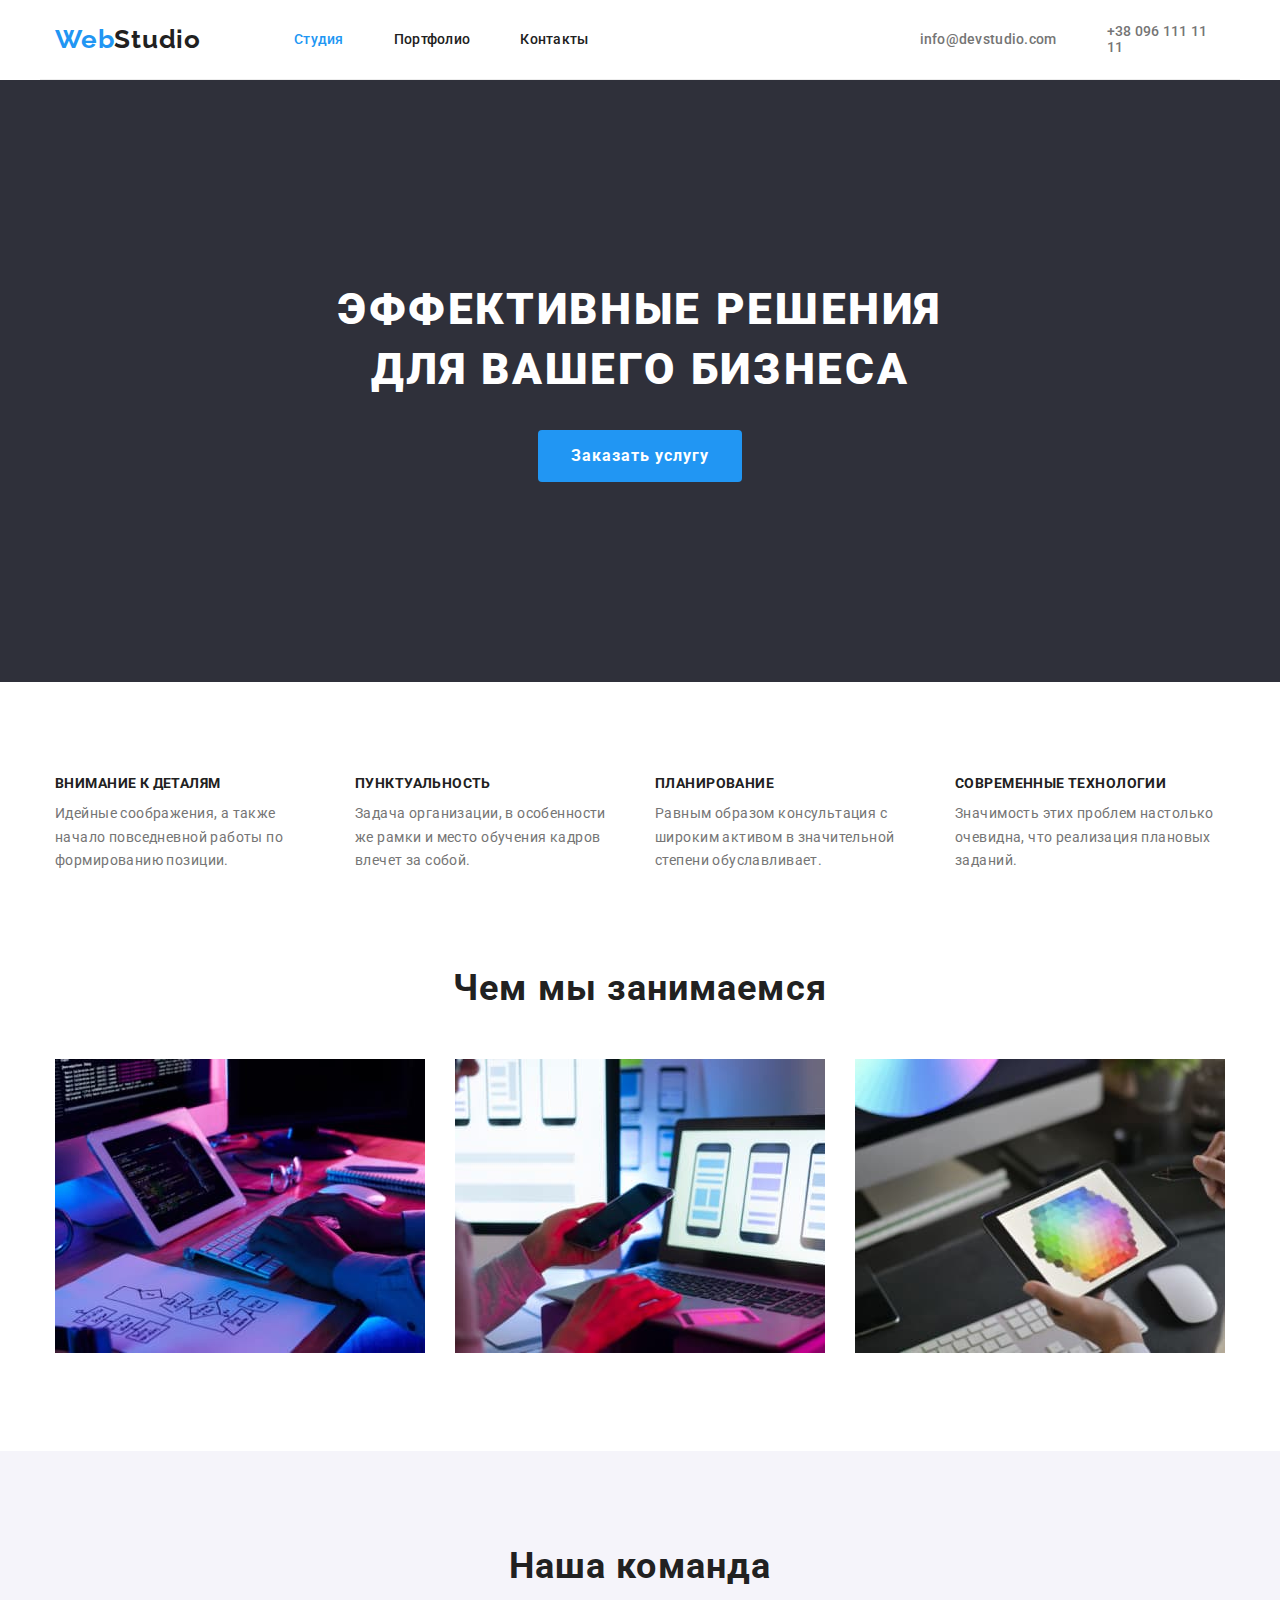
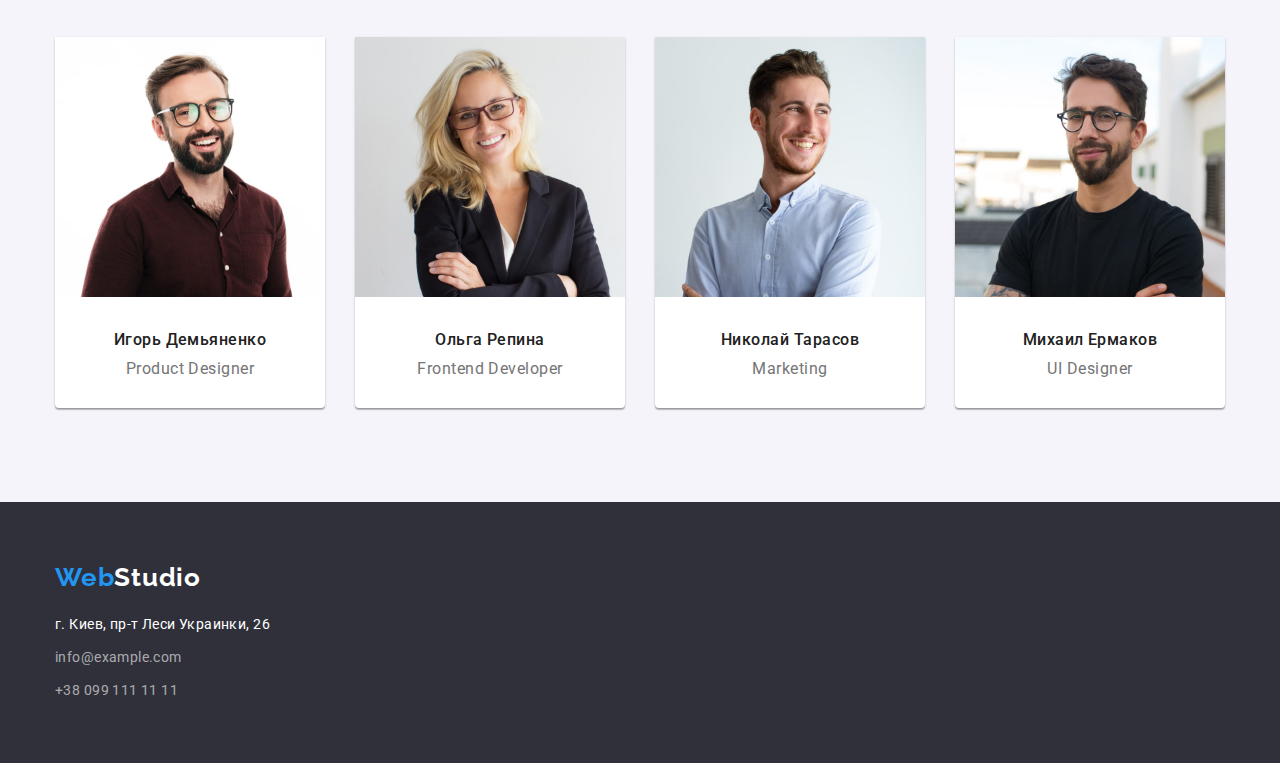
<file: index.html>
<!DOCTYPE html>
<html lang="ru">
  <head>
    <meta charset="UTF-8" />
    <meta http-equiv="X-UA-Compatible" content="IE=edge" />
    <meta name="viewport" content="width=device-width, initial-scale=1.0" />
    <title lang="en">html homework-02</title>
    <link rel="preconnect" href="https://fonts.googleapis.com" />
    <link rel="preconnect" href="https://fonts.gstatic.com" crossorigin />
    <link
      href="https://fonts.googleapis.com/css2?family=Raleway:wght@700&family=Roboto:wght@400;500;700;900&display=swap"
      rel="stylesheet"
    />

    <link
      rel="stylesheet"
      href="https://cdnjs.cloudflare.com/ajax/libs/modern-normalize/1.1.0/modern-normalize.min.css"
    />

    <link rel="stylesheet" href="./css/styles.css" />
  </head>
  <body>
    <!--Header-->
    <header>
      <div class="flex container">
        <nav class="flex">
          <a class="logo" href="./index.html"> <span class="word-web">Web</span>Studio</a>
          <ul class="flex list">
            <li class="item">
              <a class="nav-link" href=""><span class="word-web">Студия</span></a>
            </li>
            <li class="item">
              <a class="nav-link" href="./portfolio.html">Портфолио</a>
            </li>
            <li class="item">
              <a class="nav-link" href="">Контакты</a>
            </li>
          </ul>
        </nav>
        <ul class="contacts list">
          <li class="item-contacts">
            <a class="mail-phone" href="mailto:info@devstudio.com">info@devstudio.com</a>
          </li>
          <li class="item-contacts">
            <a class="mail-phone" href="tel:+380961111111">+38 096 111 11 11</a>
          </li>
        </ul>
      </div>
    </header>
    <!--Main-->
    <main>
      <!--Блок Герой-->
      <section class="hero">
        <div class="container">
          <h1 class="hero-title">
            Эффективные решения <br />
            для вашего бизнеса
          </h1>
          <button type="button" class="hero-button">Заказать услугу</button>
        </div>
      </section>
      <!--Блок "Наши достоинства" -->
      <section class="section">
        <div class="container">
          <!--Условный заголовок секции-->
          <h2 hidden class="section-title">Наши достоинства</h2>
          <ul class="our-advant-set list">
            <li class="item-adv">
              <h3 class="section-subtitle">Внимание к деталям</h3>
              <p class="section-paragraph">
                Идейные соображения, а также начало повседневной работы по формированию позиции.
              </p>
            </li>
            <li class="item-adv">
              <h3 class="section-subtitle">Пунктуальность</h3>
              <p class="section-paragraph">
                Задача организации, в особенности же рамки и место обучения кадров влечет за собой.
              </p>
            </li>
            <li class="item-adv">
              <h3 class="section-subtitle">Планирование</h3>
              <p class="section-paragraph">
                Равным образом консультация с широким активом в значительной степени обуславливает.
              </p>
            </li>
            <li class="item-adv">
              <h3 class="section-subtitle">Современные технологии</h3>
              <p class="section-paragraph">
                Значимость этих проблем настолько очевидна, что реализация плановых заданий.
              </p>
            </li>
          </ul>
        </div>
      </section>
      <!--Блок "Чем мы занимаемся"-->
      <section class="section no-padding-top">
        <div class="container">
          <h2 class="section-title">Чем мы занимаемся</h2>
          <ul class="flex list">
            <li class="our-business">
              <img src="./images/img-box1.jpg" alt="Фото деятельности-1" width="370" />
            </li>
            <li class="our-business">
              <img src="./images/img-box2.jpg" alt="Фото деятельности-2" width="370" />
            </li>
            <li class="our-business">
              <img src="./images/img-box3.jpg" alt="Фото деятельности-3" width="370" />
            </li>
          </ul>
        </div>
      </section>
      <!--Блок "Наша команда"-->
      <section class="section grey">
        <div class="container">
          <h2 class="section-title">Наша команда</h2>
          <ul class="flex list">
            <li class="team-item">
              <img src="./images/img-demjanenko.jpg" alt="Игорь Демьяненко" width="270" />
              <div class="title-paragr">
                <h3 class="team-title">Игорь Демьяненко</h3>
                <p class="team-paragraph" lang="en">Product Designer</p>
              </div>
            </li>
            <li class="team-item">
              <img src="./images/img-repina.jpg" alt="Ольга Репина" width="270" />
              <div class="title-paragr">
                <h3 class="team-title">Ольга Репина</h3>
                <p class="team-paragraph" lang="en">Frontend Developer</p>
              </div>
            </li>
            <li class="team-item">
              <img src="./images/img-tarasov.jpg" alt="Николай Тарасов" width="270" />
              <div class="title-paragr">
                <h3 class="team-title">Николай Тарасов</h3>
                <p class="team-paragraph" lang="en">Marketing</p>
              </div>
            </li>
            <li class="team-item">
              <img src="./images/img-ermakov.jpg" alt="Михаил Ермаков" width="270" />
              <div class="title-paragr">
                <h3 class="team-title">Михаил Ермаков</h3>
                <p class="team-paragraph" lang="en">UI Designer</p>
              </div>
            </li>
          </ul>
        </div>
      </section>
    </main>
    <!--Footer-->
    <footer class="footer">
      <div class="container">
        <a class="logo logo-footer" href="./index.html"><span class="word-web">Web</span>Studio</a>
        <address>
          <ul class="contacts-footer list">
            <li class="item-footer">
              <p class="address-footer">г. Киев, пр-т Леси Украинки, 26</p>
            </li>
            <li class="item-footer">
              <a class="link-footer" href="mailto:info@example.com">info@example.com</a>
            </li>
            <li class="item-footer">
              <a class="link-footer" href="tel:+380991111111">+38 099 111 11 11</a>
            </li>
          </ul>
        </address>
      </div>
    </footer>
  </body>
</html>
</file>
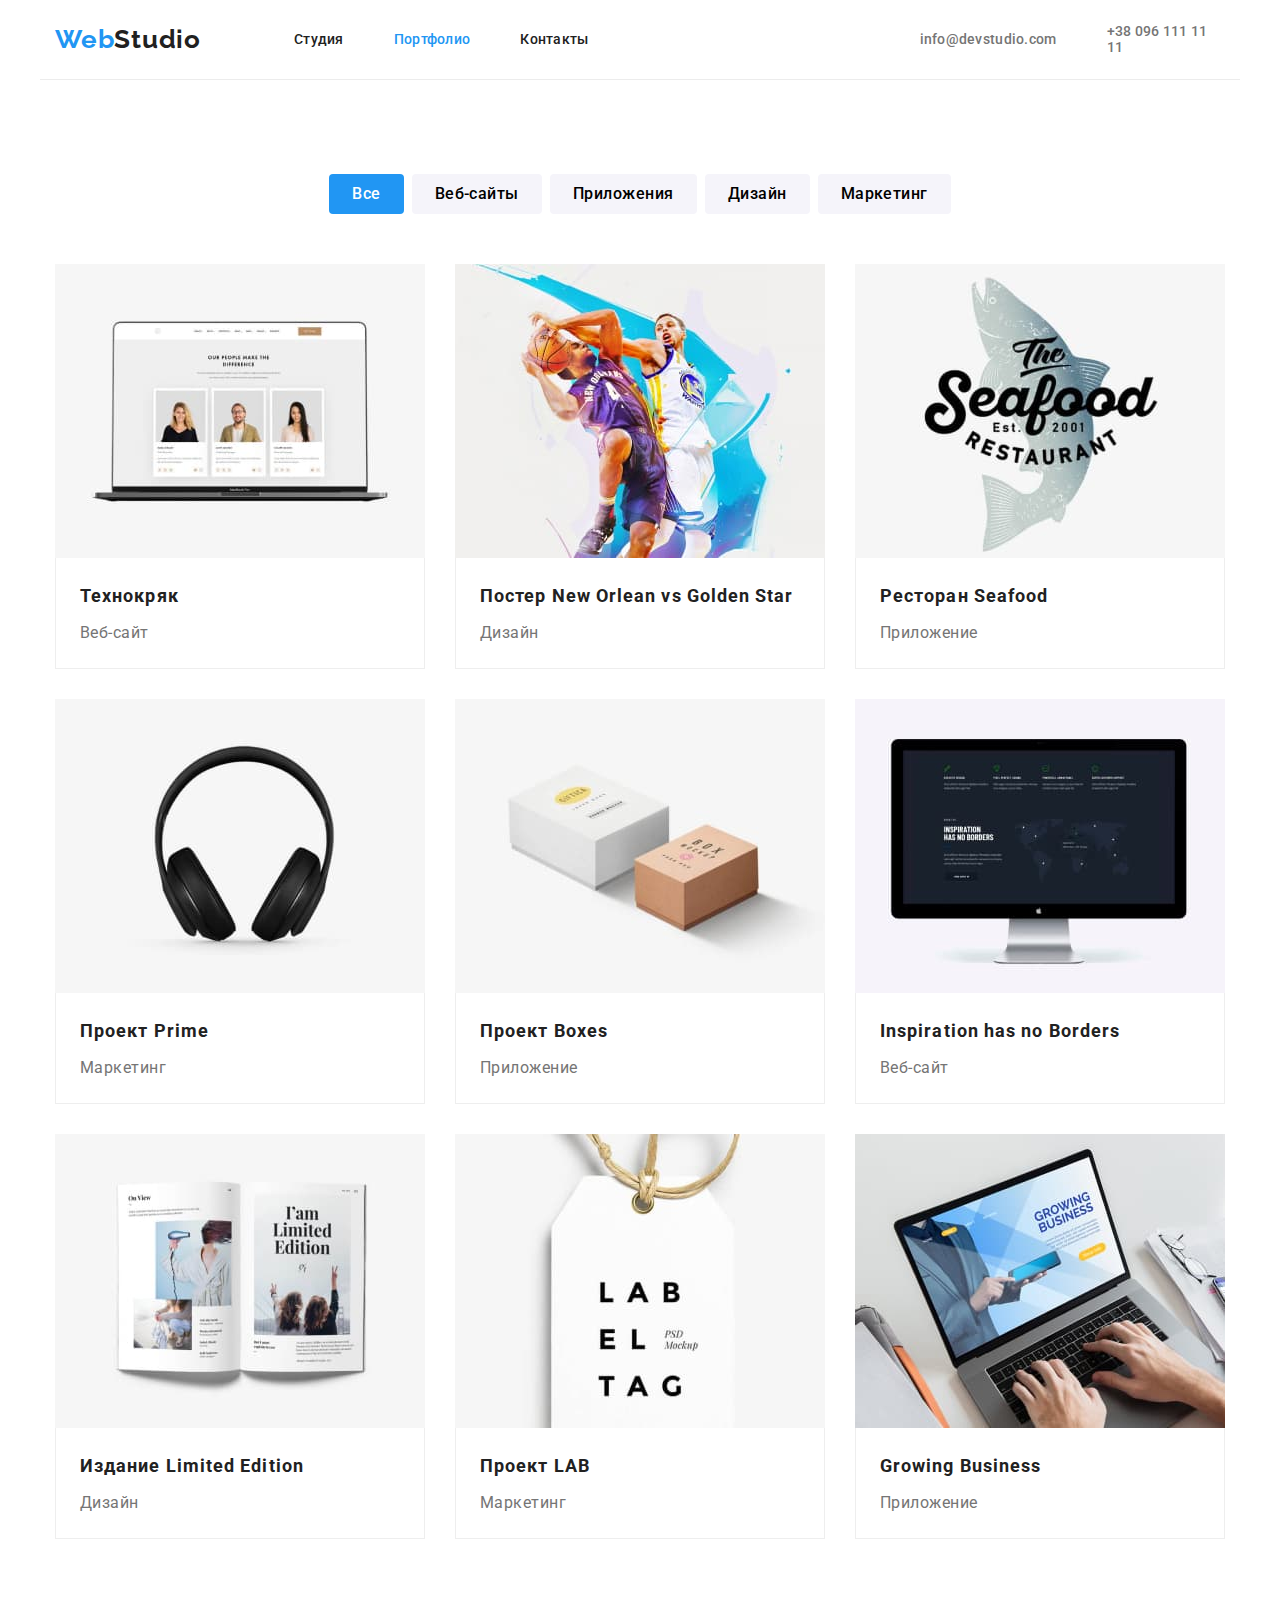
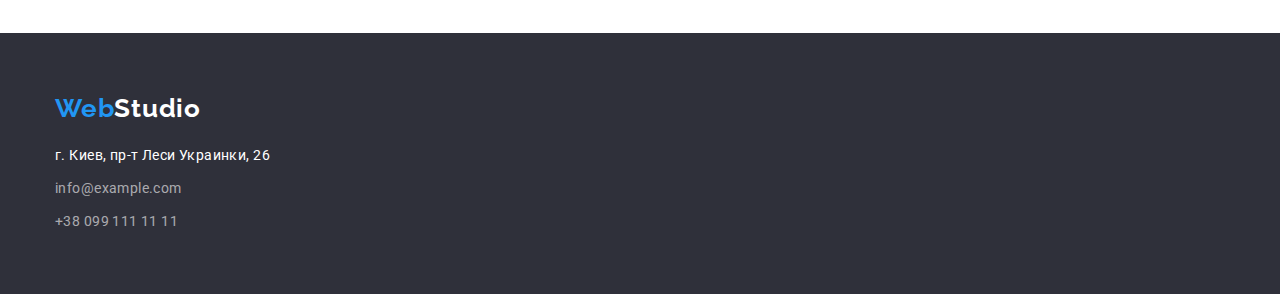
<file: portfolio.html>
<!DOCTYPE html>
<html lang="ru">
  <head>
    <meta charset="UTF-8" />
    <meta http-equiv="X-UA-Compatible" content="IE=edge" />
    <meta name="viewport" content="width=device-width, initial-scale=1.0" />
    <title lang="en">html homework-02</title>
    <link rel="preconnect" href="https://fonts.googleapis.com" />
    <link rel="preconnect" href="https://fonts.gstatic.com" crossorigin />
    <link
      href="https://fonts.googleapis.com/css2?family=Raleway:wght@700&family=Roboto:wght@400;500;700;900&display=swap"
      rel="stylesheet"
    />
    <link
      rel="stylesheet"
      href="https://cdnjs.cloudflare.com/ajax/libs/modern-normalize/1.1.0/modern-normalize.min.css"
    />
    <link rel="stylesheet" href="./css/styles.css" />
  </head>
  <body>
    <!--Header-->
    <header>
      <div class="flex container">
        <nav class="flex">
          <a class="logo" href="./index.html"> <span class="word-web">Web</span>Studio</a>
          <ul class="flex list">
            <li class="item">
              <a class="nav-link" href="./index.html">Студия</a>
            </li>
            <li class="item">
              <a class="nav-link" href="./portfolio.html"
                ><span class="word-web">Портфолио</span></a
              >
            </li>
            <li class="item">
              <a class="nav-link" href="">Контакты</a>
            </li>
          </ul>
        </nav>
        <ul class="contacts list">
          <li class="item-contacts">
            <a class="mail-phone" href="mailto:info@devstudio.com">info@devstudio.com</a>
          </li>
          <li class="item-contacts">
            <a class="mail-phone" href="tel:+380961111111">+38 096 111 11 11</a>
          </li>
        </ul>
      </div>
    </header>

    <!--Main-->
    <main>
      <section class="section">
        <div class="container">
          <!-- Условный заголовок секции -->
          <h1 hidden>Наше портфолио</h1>
          <!-- Список кнопок -->
          <ul class="filter-flex list">
            <li class="portfolio-menu">
              <button type="button" class="filter-buttons current-button">Все</button>
            </li>
            <li class="portfolio-menu">
              <button type="button" class="filter-buttons">Веб-сайты</button>
            </li>
            <li class="portfolio-menu">
              <button type="button" class="filter-buttons">Приложения</button>
            </li>
            <li class="portfolio-menu">
              <button type="button" class="filter-buttons">Дизайн</button>
            </li>
            <li class="portfolio-menu">
              <button type="button" class="filter-buttons">Маркетинг</button>
            </li>
          </ul>
          <!-- Список работ в портфолио-->
          <ul class="portfolio list">
            <li class="portfolio-item">
              <a class="portfolio-link" href="">
                <img
                  class="no-bottom-space"
                  src="./images/img-portfolio-technokrjack.jpg"
                  alt="Технокряк"
                  width="370"
                  height="294"
                />
                <div class="portfolio-name">
                  <h2 class="portfolio-title">Технокряк</h2>
                  <p class="portfolio-paragraph">Веб-сайт</p>
                </div>
              </a>
            </li>
            <li class="portfolio-item">
              <a class="portfolio-link" href="">
                <img
                  class="no-bottom-space"
                  src="./images/img-portfolio-new-orlean.jpg"
                  alt="Постер New Orlean vs Golden Star"
                  width="370"
                  height="294"
                />
                <div class="portfolio-name">
                  <h2 class="portfolio-title">Постер New Orlean vs Golden Star</h2>
                  <p class="portfolio-paragraph">Дизайн</p>
                </div>
              </a>
            </li>
            <li class="portfolio-item">
              <a class="portfolio-link" href="">
                <img
                  class="no-bottom-space"
                  src="./images/img-portfolio-seafood.jpg"
                  alt="Ресторан Seafood"
                  width="370"
                  height="294"
                />
                <div class="portfolio-name">
                  <h2 class="portfolio-title">Ресторан Seafood</h2>
                  <p class="portfolio-paragraph">Приложение</p>
                </div>
              </a>
            </li>
            <li class="portfolio-item">
              <a class="portfolio-link" href="">
                <img
                  class="no-bottom-space"
                  src="./images/img-portfolio-prime.jpg"
                  alt="Проект Prime"
                  width="370"
                  height="294"
                />
                <div class="portfolio-name">
                  <h2 class="portfolio-title">Проект Prime</h2>
                  <p class="portfolio-paragraph">Маркетинг</p>
                </div>
              </a>
            </li>
            <li class="portfolio-item">
              <a class="portfolio-link" href="">
                <img
                  class="no-bottom-space"
                  src="./images/img-portfolio-boxes.jpg"
                  alt="Проект Boxes"
                  width="370"
                  height="294"
                />
                <div class="portfolio-name">
                  <h2 class="portfolio-title">Проект Boxes</h2>
                  <p class="portfolio-paragraph">Приложение</p>
                </div>
              </a>
            </li>
            <li class="portfolio-item">
              <a class="portfolio-link" href="">
                <img
                  class="no-bottom-space"
                  src="./images/img-portfolio-inspiration.jpg"
                  alt="Inspiration has no Borders"
                  width="370"
                  height="294"
                />
                <div class="portfolio-name">
                  <h2 class="portfolio-title">Inspiration has no Borders</h2>
                  <p class="portfolio-paragraph">Веб-сайт</p>
                </div>
              </a>
            </li>
            <li class="portfolio-item">
              <a class="portfolio-link" href="">
                <img
                  class="no-bottom-space"
                  src="./images/img-portfolio-limited-edition.jpg"
                  alt="Издание Limited Edition"
                  width="370"
                  height="294"
                />
                <div class="portfolio-name">
                  <h2 class="portfolio-title">Издание Limited Edition</h2>
                  <p class="portfolio-paragraph">Дизайн</p>
                </div>
              </a>
            </li>
            <li class="portfolio-item">
              <a class="portfolio-link" href="">
                <img
                  class="no-bottom-space"
                  src="./images/img-portfolio-lab.jpg"
                  alt="Проект LAB"
                  width="370"
                  height="294"
                />
                <div class="portfolio-name">
                  <h2 class="portfolio-title">Проект LAB</h2>
                  <p class="portfolio-paragraph">Маркетинг</p>
                </div>
              </a>
            </li>
            <li class="portfolio-item">
              <a class="portfolio-link" href="">
                <img
                  class="no-bottom-space"
                  src="./images/img-portfolio-growing-bis.jpg"
                  alt="Growing Business"
                  width="370"
                  height="294"
                />
                <div class="portfolio-name">
                  <h2 class="portfolio-title">Growing Business</h2>
                  <p class="portfolio-paragraph">Приложение</p>
                </div>
              </a>
            </li>
          </ul>
        </div>
      </section>
    </main>
    <!--Footer-->
    <footer class="footer">
      <div class="container">
        <a class="logo logo-footer" href="./index.html"><span class="word-web">Web</span>Studio</a>
        <address>
          <ul class="contacts-footer list">
            <li class="item-footer">
              <p class="address-footer">г. Киев, пр-т Леси Украинки, 26</p>
            </li>
            <li class="item-footer">
              <a class="link-footer" href="mailto:info@example.com">info@example.com</a>
            </li>
            <li class="item-footer">
              <a class="link-footer" href="tel:+380991111111">+38 099 111 11 11</a>
            </li>
          </ul>
        </address>
      </div>
    </footer>
  </body>
</html>
</file>
<file: css/styles.css>
:root {
/* Цвета шрифта */
  --primary-color: #212121;
  --secondary-color: #757575;
  --accent-color: #2196F3;
  --accent-button-color: #fff;
  --hero-title-color: #fff;
  --footer-font-color: #fff;
  --link-footer-color: rgba(255, 255, 255, 0.6);
/* Цвета фона */
  --primary-bgr-color: #fff;
  --accent-bgr-color: #2196F3;
  --hero-butt-active: #188CE8;

  --footer-bgr-color: #2F303A;
  --our-team-bgr-color: #F5F4FA;
  --filter-butt-bgr-col: #F5F4FA;
/* Цвет рамок */
  --border-bottom-header: #ECECEC;
  --border-bottom-card: #EEEEEE;
}


html {
  box-sizing: border-box;
}

*,
*::before,
*::after {
  box-sizing: inherit;
}


body {
  margin: 0;
  color: var(--primary-color);
  /* background-color: #fff; */
  font-family: 'Roboto', sans-serif;
  font-size: 14px;
}

.list {
  list-style: none;
  padding: 0;
  margin: 0;

}

.container {
  width: 1200px;
  margin: 0 auto;
  padding-left: 15px;
  padding-right: 15px;
  /* outline: 2px solid tomato; */
}



/* Логотип */
.logo {
  margin-right: 93px;

  color: inherit;
  text-decoration: none;
  
  font-family: "Raleway", sans-serif;
  font-weight: 700;
  font-size: 26px;
  line-height: 1.19;
  letter-spacing: 0.03em;
}

.word-web {
  color: var(--accent-color);
}

/* Site navigation */


.flex {
  display: flex;
  align-items: center;
}

.flex.container {
  border-bottom: 1px solid var(--border-bottom-header);
}


.flex.list .item:not(:last-child) {
  margin-right: 50px;
}

.nav-link {
  color: inherit;
  text-decoration: none;

  /* outline: 2px solid #188CE8; */
  
  font-weight: 500;
  /* font-size: 14px; */
  line-height: 1.14;
  letter-spacing: 0.02em;
}
.nav-link:hover,
.nav-link:focus {
  color: var(--accent-color);
}

.flex.list .nav-link {
  display: flex;
  padding-top: 32px;
  padding-bottom: 31px;
}





/* Е-мейл и адрес */
.contacts {
  display: flex;
  align-items: center;
  margin-left: 331px;
  }


.mail-phone {
  color: var(--secondary-color);
  text-decoration: none;
  
  font-weight: 500;
  /* font-size: 14px; */
  line-height: 1.14;
  letter-spacing: 0.02em;
}

.mail-phone:hover,
.mail-phone:focus {
  color: var(--accent-color);
}

.contacts.list .mail-phone {
  padding-top: 32px;
  padding-bottom: 31px;
}


.contacts.list .item-contacts + .item-contacts {
  margin-left: 50px;
}


/* Hero */
.hero {
  padding-top: 200px;
  padding-bottom: 200px;
  margin-left: auto;
  margin-right: auto;
  
  background-color: var(--footer-bgr-color);
  text-align: center;
  
  /* outline: 10px solid tomato; */
}

.hero-title {
  margin-top: 0;
  margin-bottom: 30px;

  color: var(--hero-title-color);
  /* Временный цвет фона для видимости белого заголовка */
  background-color: var(--footer-bgr-color);

  font-weight: 900;
  font-size: 44px;
  line-height: 1.36;
  letter-spacing: 0.06em;
  text-transform: uppercase;
}

.hero-button {
  display: inline-block;
  border-radius: 4px;
  border: 1px solid transparent;
  /* border-style: none; */
  padding: 10px 32px;
  min-width: 200px;

  color: var(--accent-button-color);
    background-color: var(--accent-bgr-color);

    font-family: inherit;
    font-weight: 700;
    font-size: 16px;
    line-height: 1.875;
    /* align-items: center;
    text-align: center; */
    letter-spacing: 0.06em;
}

.hero-button:hover,
.hero-button:focus {
  color: var(--accent-button-color);
  background-color: var(--hero-butt-active);
  cursor: pointer;
}

.section {
  padding-top: 94px;
  padding-bottom: 94px;
}

.no-padding-top {
  padding-top: 0;
}
/* Наши достоинства */

.section-title {
  margin-top: 0;
  margin-bottom: 50px;
  font-weight: 700;
  font-size: 36px;
  line-height: 1.17;
  text-align: center;
  letter-spacing: 0.03em;
}

.our-advant-set {
  display: flex;
  column-gap: 30px;
}

.our-advant-set .item-adv {
  flex-basis: calc((100% - 90px) / 4);
}

.section-subtitle {
  margin-top: 0;
  margin-bottom: 10px;
  
  font-weight: 700;
  font-size: 14px;
  line-height: 1.14;
  letter-spacing: 0.03em;
  text-transform: uppercase;
}

.section-paragraph {
  margin-top: 0;
  margin-bottom: 0;
  color: var(--secondary-color);
  
  /* font-weight: 400; */
  /* font-size: 14px; */
  line-height: 1.71;
  letter-spacing: 0.03em;
}


/* Чем мы занимаемся */
.our-business:not(:last-child) {
  margin-right: 30px;

}


/* Наша команда */
.grey {
  background-color: var(--our-team-bgr-color);
}


.team-item {
  background: var(--primary-bgr-color); 
  box-shadow: 0px 1px 3px rgba(0, 0, 0, 0.12), 
  0px 1px 1px rgba(0, 0, 0, 0.14), 
  0px 2px 1px rgba(0, 0, 0, 0.2);
  border-radius: 0px 0px 4px 4px;
}


.team-item:not(:last-child) {
  margin-right: 30px;
}

.title-paragr {
  padding: 30px 0;
}


.team-title {
  margin-top: 0;
  margin-bottom: 10px;

  text-align: center;
  font-weight: 500;
  font-size: 16px;
  line-height: 1.19;
  letter-spacing: 0.03em;
}

.team-paragraph {
  margin: 0;

  
  text-align: center;
    /* font-weight: 400; */
  font-size: 16px;
  line-height: 1.19;
  letter-spacing: 0.03em;
  color: var(--secondary-color);
}


/* Footer */

.footer {
  padding: 60px 0;
  
  color: var(--footer-font-color);
  background-color: var(--footer-bgr-color);
}
/* Контакты в футере */

.contacts-footer {
  font-style: normal;
}

.logo-footer {
  display: block;
  margin-right: 0;
  margin-bottom: 20px;

}

.address-footer {
  margin: 0;

  /* font-weight: 400; */
  /* font-size: 14px; */
  line-height: 1.71;
  letter-spacing: 0.03em;
}

.item-footer:not(:first-child) {
  margin-top: 9px;
}

.link-footer {
  color: var(--link-footer-color);
  text-decoration: none;

  /* font-weight: 400; */
  /* font-size: 14px; */
  line-height: 1.71;
  letter-spacing: 0.03em;
}
.link-footer:hover,
.link-footer:focus {
  color: var(--accent-color);
}


                  /* PORTFOLIO PAGE */

/* Filter buttons */

.filter-flex {
  display: flex;
}

.filter-flex.list {
  justify-content: center;
  margin-bottom: 50px;
}

.portfolio-menu:not(:last-child) {
  margin-right: 8px;

}

.filter-buttons {
  display: inline-block;
  border-radius: 4px;
  border: 1px solid transparent;
  padding: 6px 22px;

  background-color: var(--filter-butt-bgr-col);
  
  font-family: inherit;
  font-weight: 500;
  font-size: 16px;
  line-height: 1.63;
  text-align: center;
  letter-spacing: 0.03em;
}



.current-button {
  color: var(--accent-button-color);
  background-color: var(--accent-bgr-color);
}

.filter-buttons:hover,
.filter-buttons:focus {
  color: var(--accent-button-color);
  background-color: var(--accent-bgr-color);
  cursor: pointer;
}


/* Секция с работами из Портфолио  */

.portfolio {
  display: flex;
  flex-wrap: wrap;
  gap: 30px;

}

/* .portfolio-item {
  border-bottom: 1px solid var(--border-bottom-card);
} */

.portfolio .portfolio-item {
  flex-basis: calc((100% - 60px) / 3);
}

.portfolio-link {
  color: inherit;
  text-decoration: none;
}

.no-bottom-space {
  display: block;
}

/* .portfolio-link:hover,
.portfolio-link:focus {
  color: var(--accent-color);

} */

.portfolio-name {
  display: block;
  padding: 20px 24px;
  border-right: 1px solid var(--border-bottom-card);  
  border-bottom: 1px solid var(--border-bottom-card);
  border-left: 1px solid var(--border-bottom-card);

}


.portfolio-title {
  margin-top: 0;
  margin-right: 0;
  margin-bottom: 4px;
  margin-left: 0;

  font-weight: 700;
  font-size: 18px;
  line-height: 2;
  letter-spacing: 0.06em;
}

.portfolio-paragraph {
  /* margin-top: 4px;
  margin-right: 24px;
  margin-bottom: 20px;
  margin-left: 24px; */

  margin: 0;

  color: var(--secondary-color);
  /* font-weight: 400; */
  font-size: 16px;
  line-height: 1.88;
  letter-spacing: 0.03em;
  
}
</file>
